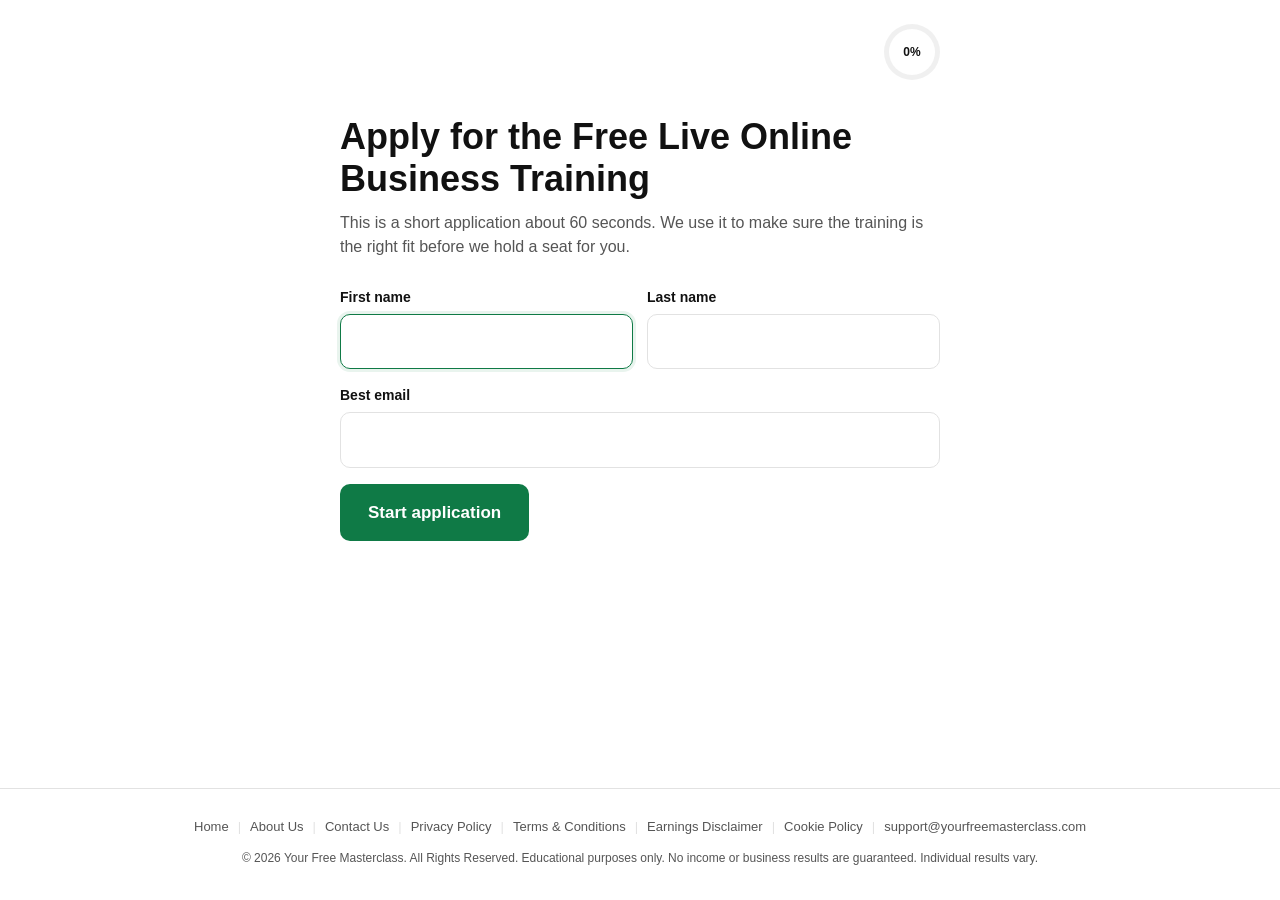
<file: index.html>
<!DOCTYPE html>
<html lang="en">
<head>
  <meta charset="UTF-8">
  <meta name="viewport" content="width=device-width, initial-scale=1, viewport-fit=cover">
  <title>Apply for the Free Live Online Business Training</title>
  <meta name="description" content="A short application for a free live online training covering AI, digital products and online business.">
  <!-- Google tag (gtag.js) -->
  <script async src="https://www.googletagmanager.com/gtag/js?id=AW-18415020373"></script>
  <script src="assets/gtag.js"></script>
  <link rel="stylesheet" href="assets/styles.css">
</head>
<body>

  <header class="header">
    <div class="ring" id="ring" role="progressbar" aria-label="Application progress"><span>0%</span></div>
  </header>

  <main class="stage" id="stage"></main>

  <!-- Registration form: loaded once at page load, shown on the final screen. -->
  <div id="registration-holder" hidden>
    <div class="wj-embed-wrapper" data-webinar-hash="13qn2zc3">
      <script src="https://event.webinarjam.com/register/13qn2zc3/embed-form?formButtonText=Register&formAccentColor=%230f7a46&formAccentOpacity=1&formBgColor=%23ffffff&formBgOpacity=1"></script>
    </div>
  </div>

  <footer class="footer">
    <nav>
      <a href="index.html">Home</a><a href="about.html">About Us</a><a href="contact.html">Contact Us</a><a href="privacy-policy.html">Privacy Policy</a><a href="terms.html">Terms &amp; Conditions</a><a href="earnings-disclaimer.html">Earnings Disclaimer</a><a href="cookie-policy.html">Cookie Policy</a><a href="mailto:support@yourfreemasterclass.com">support@yourfreemasterclass.com</a>
    </nav>
    <p>&copy; 2026 Your Free Masterclass. All Rights Reserved. Educational purposes only. No income or business results are guaranteed. Individual results vary.</p>
  </footer>

  <canvas id="confetti" aria-hidden="true"></canvas>
  <script src="assets/app.js"></script>
</body>
</html>
</file>
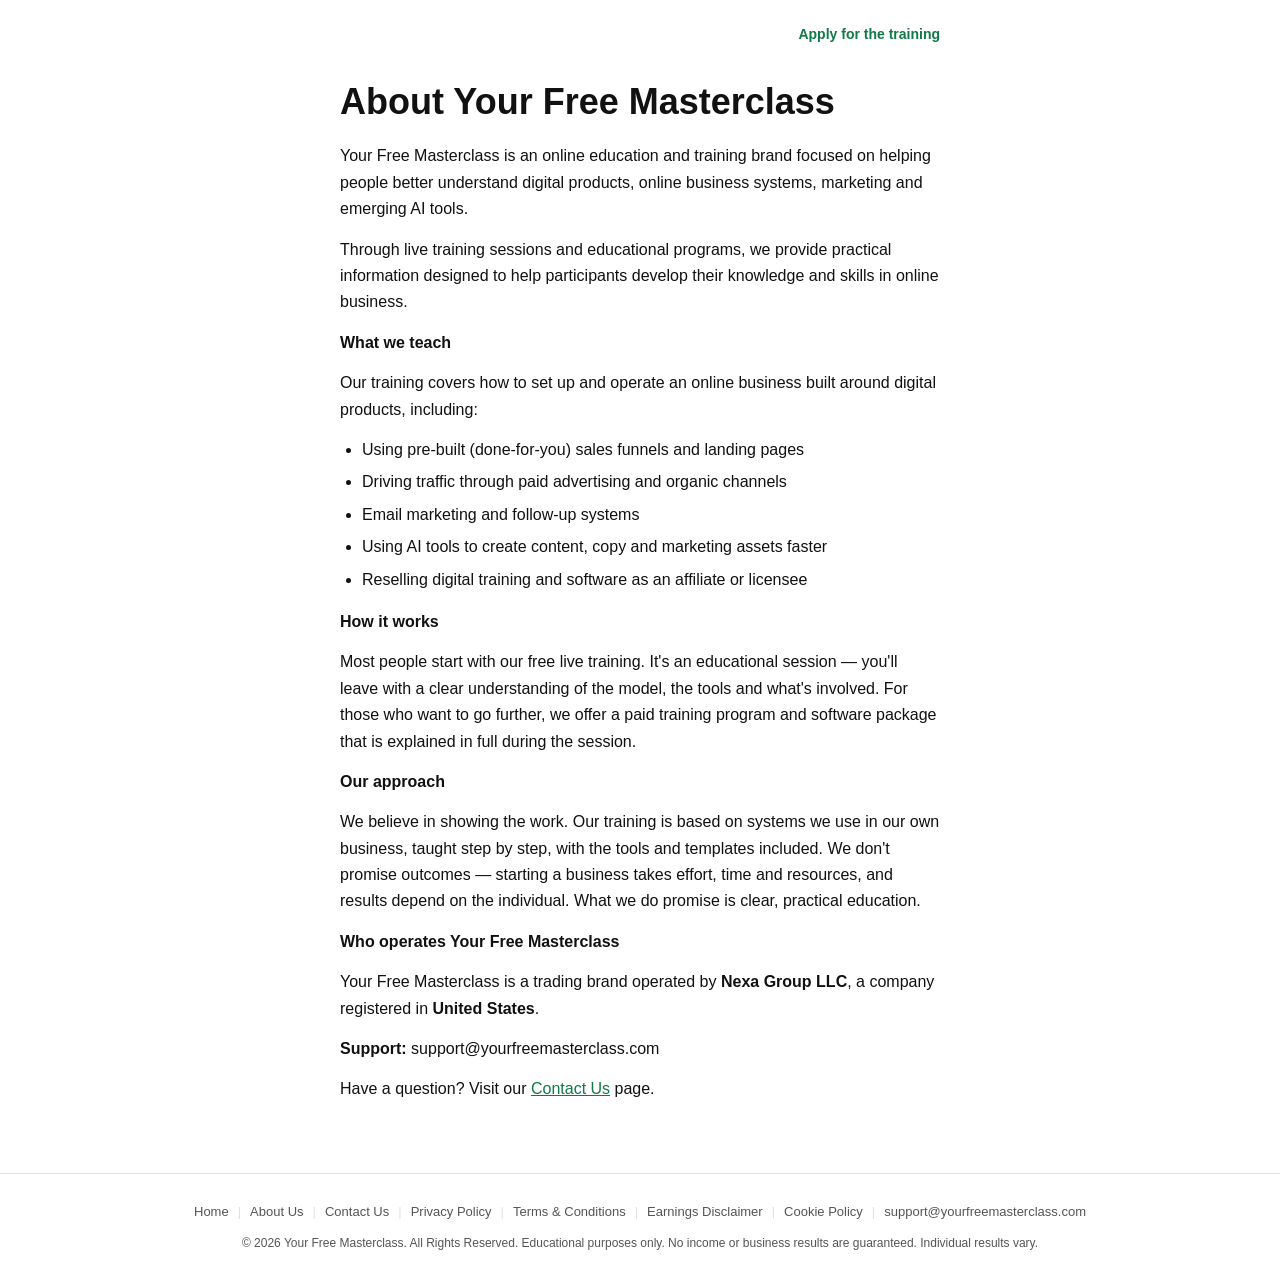
<file: about.html>
<!DOCTYPE html>
<html lang="en">
<head>
  <meta charset="UTF-8">
  <meta name="viewport" content="width=device-width, initial-scale=1">
  <title>About Us</title>
  <!-- Google tag (gtag.js) -->
  <script async src="https://www.googletagmanager.com/gtag/js?id=AW-18415020373"></script>
  <script src="assets/gtag.js"></script>
  <link rel="stylesheet" href="assets/styles.css">
  <link rel="stylesheet" href="assets/pages.css">
</head>
<body>

  <header class="header">
    <a class="apply" href="index.html">Apply for the training</a>
  </header>

  <main class="stage doc">
<h1>About Your Free Masterclass</h1>
<p>Your Free Masterclass is an online education and training brand focused on helping people better understand digital products, online business systems, marketing and emerging AI tools.</p>
<p>Through live training sessions and educational programs, we provide practical information designed to help participants develop their knowledge and skills in online business.</p>
<p><strong>What we teach</strong></p>
<p>Our training covers how to set up and operate an online business built around digital products, including:</p>
<ul>
<li>Using pre-built (done-for-you) sales funnels and landing pages</li>
<li>Driving traffic through paid advertising and organic channels</li>
<li>Email marketing and follow-up systems</li>
<li>Using AI tools to create content, copy and marketing assets faster</li>
<li>Reselling digital training and software as an affiliate or licensee</li>
</ul>
<p><strong>How it works</strong></p>
<p>Most people start with our free live training. It's an educational session — you'll leave with a clear understanding of the model, the tools and what's involved. For those who want to go further, we offer a paid training program and software package that is explained in full during the session.</p>
<p><strong>Our approach</strong></p>
<p>We believe in showing the work. Our training is based on systems we use in our own business, taught step by step, with the tools and templates included. We don't promise outcomes — starting a business takes effort, time and resources, and results depend on the individual. What we do promise is clear, practical education.</p>
<p><strong>Who operates Your Free Masterclass</strong></p>
<p>Your Free Masterclass is a trading brand operated by <strong>Nexa Group LLC</strong>, a company registered in <strong>United States</strong>.</p>
<p><strong>Support:</strong> support@yourfreemasterclass.com</p>
<p>Have a question? Visit our <a href="contact.html">Contact Us</a> page.</p>
  </main>

  <footer class="footer">
    <nav>
      <a href="index.html">Home</a><a href="about.html">About Us</a><a href="contact.html">Contact Us</a><a href="privacy-policy.html">Privacy Policy</a><a href="terms.html">Terms &amp; Conditions</a><a href="earnings-disclaimer.html">Earnings Disclaimer</a><a href="cookie-policy.html">Cookie Policy</a><a href="mailto:support@yourfreemasterclass.com">support@yourfreemasterclass.com</a>
    </nav>
    <p>&copy; 2026 Your Free Masterclass. All Rights Reserved. Educational purposes only. No income or business results are guaranteed. Individual results vary.</p>
  </footer>
</body>
</html>
</file>
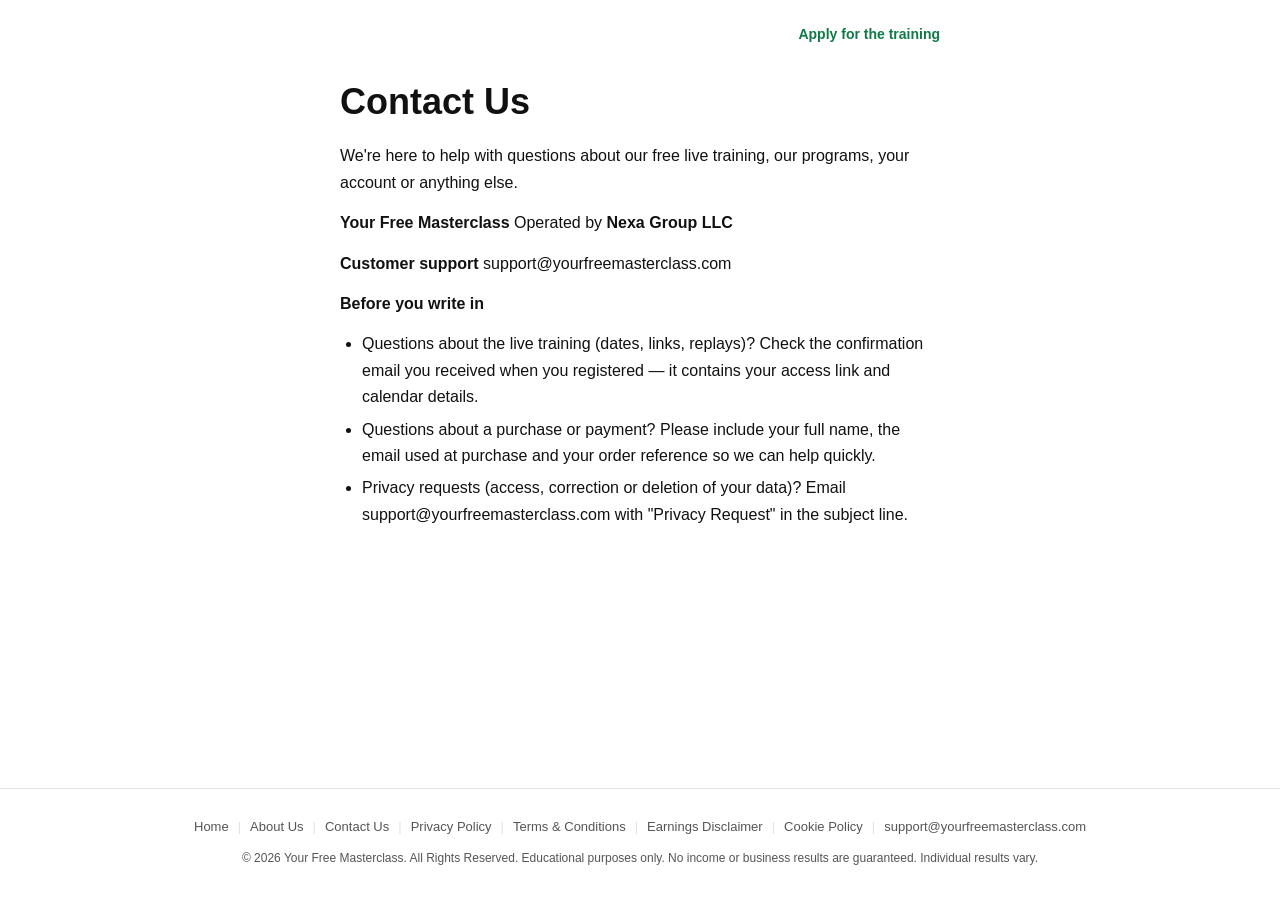
<file: contact.html>
<!DOCTYPE html>
<html lang="en">
<head>
  <meta charset="UTF-8">
  <meta name="viewport" content="width=device-width, initial-scale=1">
  <title>Contact Us</title>
  <!-- Google tag (gtag.js) -->
  <script async src="https://www.googletagmanager.com/gtag/js?id=AW-18415020373"></script>
  <script src="assets/gtag.js"></script>
  <link rel="stylesheet" href="assets/styles.css">
  <link rel="stylesheet" href="assets/pages.css">
</head>
<body>

  <header class="header">
    <a class="apply" href="index.html">Apply for the training</a>
  </header>

  <main class="stage doc">
<h1>Contact Us</h1>
<p>We're here to help with questions about our free live training, our programs, your account or anything else.</p>
<p><strong>Your Free Masterclass</strong>
Operated by <strong>Nexa Group LLC</strong></p>
<p><strong>Customer support</strong>
support@yourfreemasterclass.com</p>
<p><strong>Before you write in</strong></p>
<ul>
<li>Questions about the live training (dates, links, replays)? Check the confirmation email you received when you registered — it contains your access link and calendar details.</li>
<li>Questions about a purchase or payment? Please include your full name, the email used at purchase and your order reference so we can help quickly.</li>
<li>Privacy requests (access, correction or deletion of your data)? Email support@yourfreemasterclass.com with "Privacy Request" in the subject line.</li>
</ul>
  </main>

  <footer class="footer">
    <nav>
      <a href="index.html">Home</a><a href="about.html">About Us</a><a href="contact.html">Contact Us</a><a href="privacy-policy.html">Privacy Policy</a><a href="terms.html">Terms &amp; Conditions</a><a href="earnings-disclaimer.html">Earnings Disclaimer</a><a href="cookie-policy.html">Cookie Policy</a><a href="mailto:support@yourfreemasterclass.com">support@yourfreemasterclass.com</a>
    </nav>
    <p>&copy; 2026 Your Free Masterclass. All Rights Reserved. Educational purposes only. No income or business results are guaranteed. Individual results vary.</p>
  </footer>
</body>
</html>
</file>
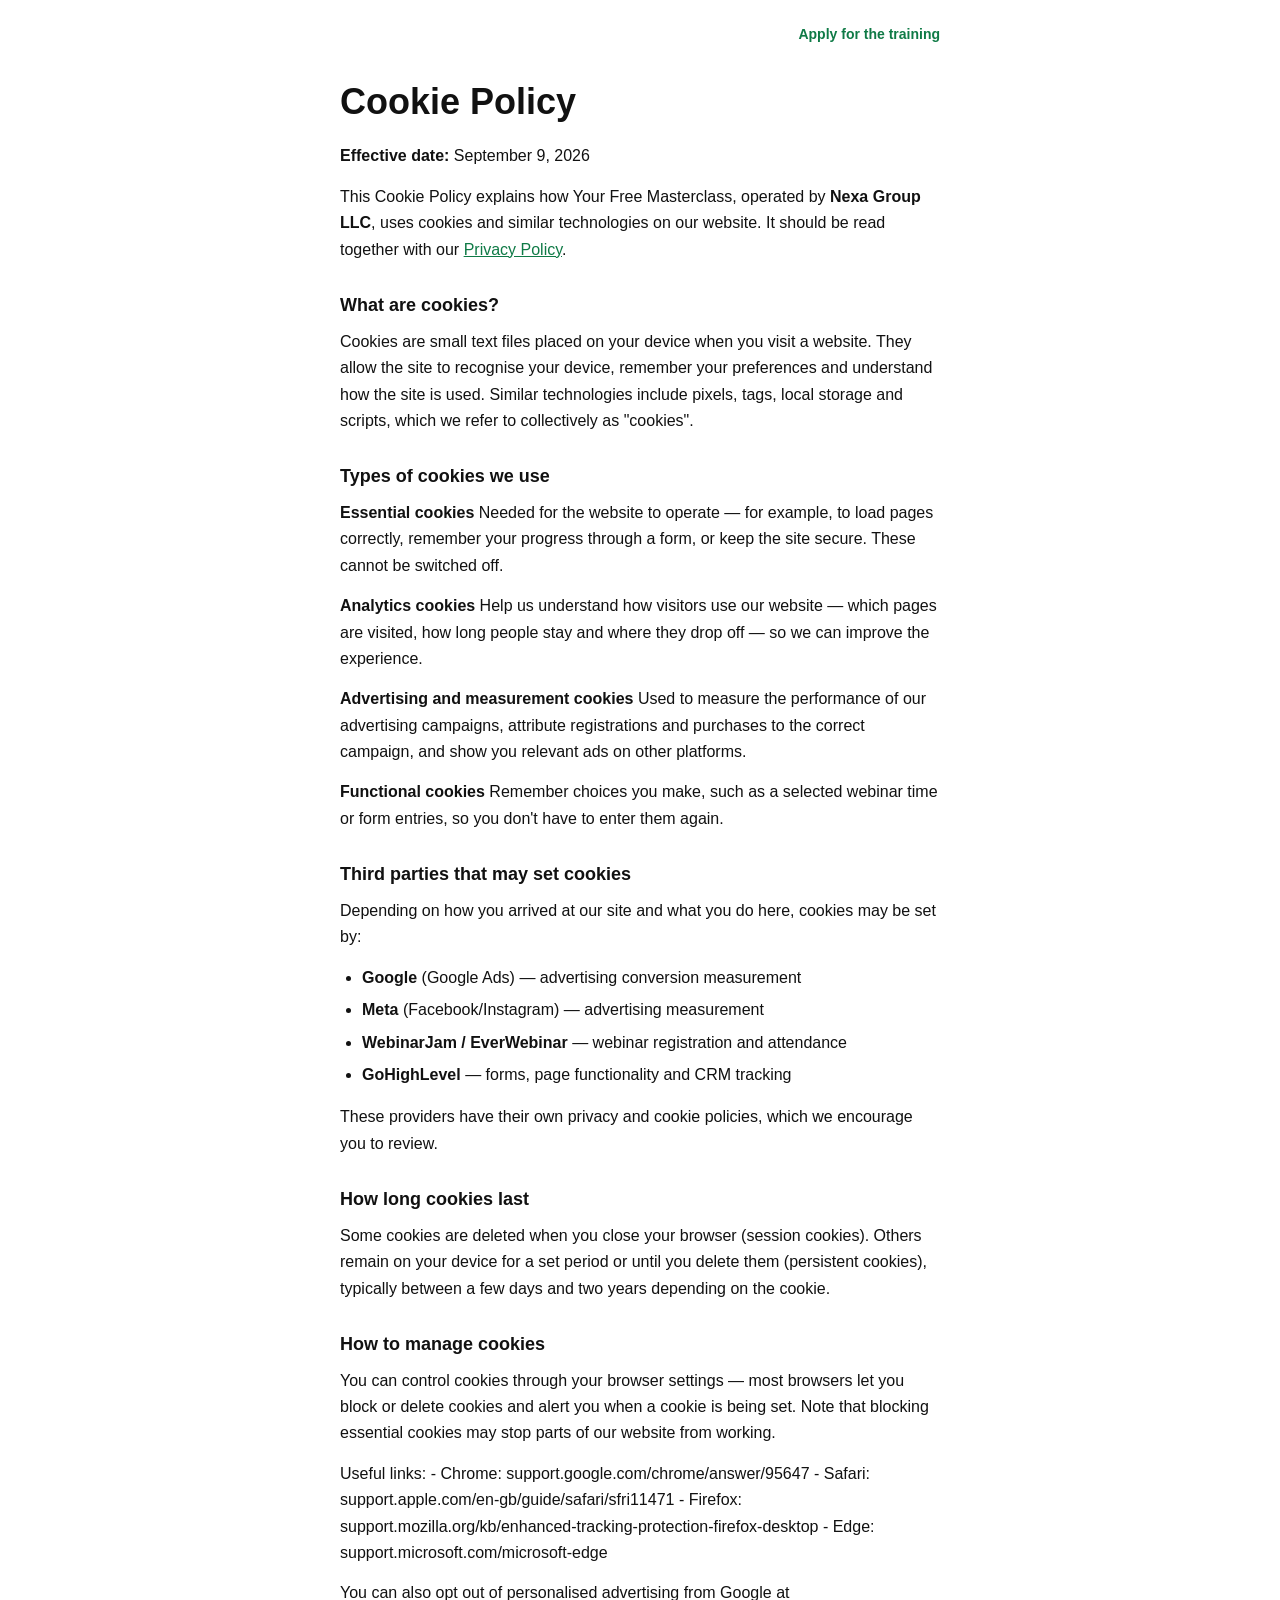
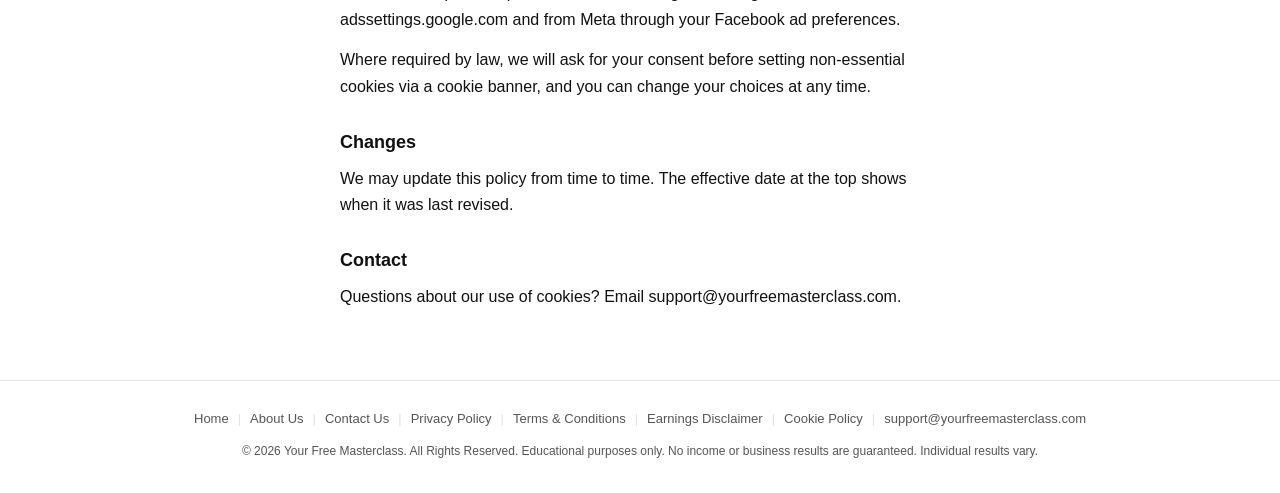
<file: cookie-policy.html>
<!DOCTYPE html>
<html lang="en">
<head>
  <meta charset="UTF-8">
  <meta name="viewport" content="width=device-width, initial-scale=1">
  <title>Cookie Policy</title>
  <!-- Google tag (gtag.js) -->
  <script async src="https://www.googletagmanager.com/gtag/js?id=AW-18415020373"></script>
  <script src="assets/gtag.js"></script>
  <link rel="stylesheet" href="assets/styles.css">
  <link rel="stylesheet" href="assets/pages.css">
</head>
<body>

  <header class="header">
    <a class="apply" href="index.html">Apply for the training</a>
  </header>

  <main class="stage doc">
<h1>Cookie Policy</h1>
<p><strong>Effective date:</strong> September 9, 2026</p>
<p>This Cookie Policy explains how Your Free Masterclass, operated by <strong>Nexa Group LLC</strong>, uses cookies and similar technologies on our website. It should be read together with our <a href="privacy-policy.html">Privacy Policy</a>.</p>
<h3>What are cookies?</h3>
<p>Cookies are small text files placed on your device when you visit a website. They allow the site to recognise your device, remember your preferences and understand how the site is used. Similar technologies include pixels, tags, local storage and scripts, which we refer to collectively as "cookies".</p>
<h3>Types of cookies we use</h3>
<p><strong>Essential cookies</strong>
Needed for the website to operate — for example, to load pages correctly, remember your progress through a form, or keep the site secure. These cannot be switched off.</p>
<p><strong>Analytics cookies</strong>
Help us understand how visitors use our website — which pages are visited, how long people stay and where they drop off — so we can improve the experience.</p>
<p><strong>Advertising and measurement cookies</strong>
Used to measure the performance of our advertising campaigns, attribute registrations and purchases to the correct campaign, and show you relevant ads on other platforms.</p>
<p><strong>Functional cookies</strong>
Remember choices you make, such as a selected webinar time or form entries, so you don't have to enter them again.</p>
<h3>Third parties that may set cookies</h3>
<p>Depending on how you arrived at our site and what you do here, cookies may be set by:</p>
<ul>
<li><strong>Google</strong> (Google Ads) — advertising conversion measurement</li>
<li><strong>Meta</strong> (Facebook/Instagram) — advertising measurement</li>
<li><strong>WebinarJam / EverWebinar</strong> — webinar registration and attendance</li>
<li><strong>GoHighLevel</strong> — forms, page functionality and CRM tracking</li>
</ul>
<p>These providers have their own privacy and cookie policies, which we encourage you to review.</p>
<h3>How long cookies last</h3>
<p>Some cookies are deleted when you close your browser (session cookies). Others remain on your device for a set period or until you delete them (persistent cookies), typically between a few days and two years depending on the cookie.</p>
<h3>How to manage cookies</h3>
<p>You can control cookies through your browser settings — most browsers let you block or delete cookies and alert you when a cookie is being set. Note that blocking essential cookies may stop parts of our website from working.</p>
<p>Useful links:
- Chrome: support.google.com/chrome/answer/95647
- Safari: support.apple.com/en-gb/guide/safari/sfri11471
- Firefox: support.mozilla.org/kb/enhanced-tracking-protection-firefox-desktop
- Edge: support.microsoft.com/microsoft-edge</p>
<p>You can also opt out of personalised advertising from Google at adssettings.google.com and from Meta through your Facebook ad preferences.</p>
<p>Where required by law, we will ask for your consent before setting non-essential cookies via a cookie banner, and you can change your choices at any time.</p>
<h3>Changes</h3>
<p>We may update this policy from time to time. The effective date at the top shows when it was last revised.</p>
<h3>Contact</h3>
<p>Questions about our use of cookies? Email support@yourfreemasterclass.com.</p>
  </main>

  <footer class="footer">
    <nav>
      <a href="index.html">Home</a><a href="about.html">About Us</a><a href="contact.html">Contact Us</a><a href="privacy-policy.html">Privacy Policy</a><a href="terms.html">Terms &amp; Conditions</a><a href="earnings-disclaimer.html">Earnings Disclaimer</a><a href="cookie-policy.html">Cookie Policy</a><a href="mailto:support@yourfreemasterclass.com">support@yourfreemasterclass.com</a>
    </nav>
    <p>&copy; 2026 Your Free Masterclass. All Rights Reserved. Educational purposes only. No income or business results are guaranteed. Individual results vary.</p>
  </footer>
</body>
</html>
</file>
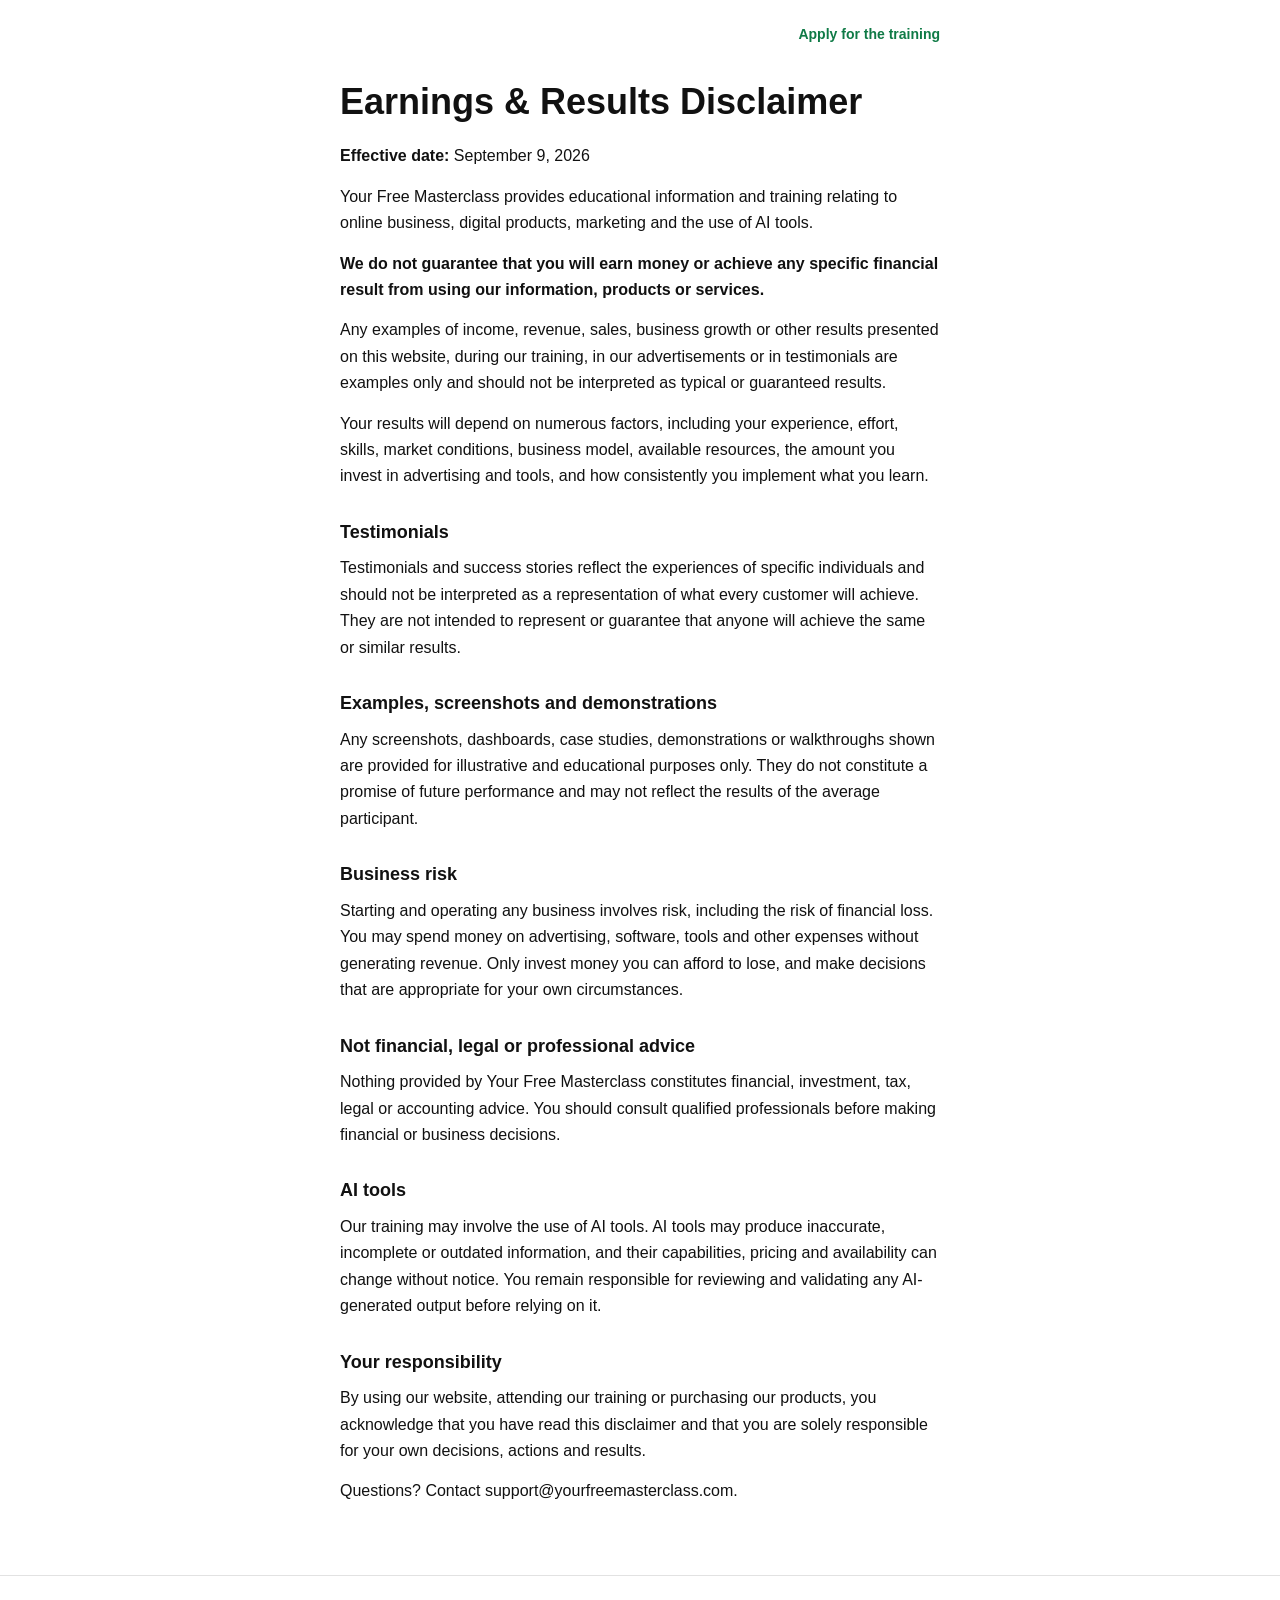
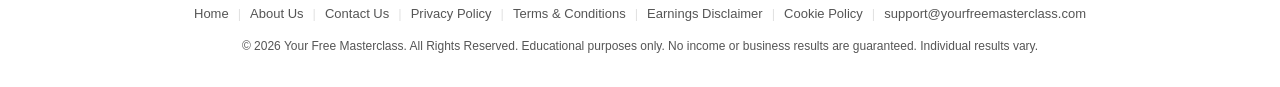
<file: earnings-disclaimer.html>
<!DOCTYPE html>
<html lang="en">
<head>
  <meta charset="UTF-8">
  <meta name="viewport" content="width=device-width, initial-scale=1">
  <title>Earnings Disclaimer</title>
  <!-- Google tag (gtag.js) -->
  <script async src="https://www.googletagmanager.com/gtag/js?id=AW-18415020373"></script>
  <script src="assets/gtag.js"></script>
  <link rel="stylesheet" href="assets/styles.css">
  <link rel="stylesheet" href="assets/pages.css">
</head>
<body>

  <header class="header">
    <a class="apply" href="index.html">Apply for the training</a>
  </header>

  <main class="stage doc">
<h1>Earnings &amp; Results Disclaimer</h1>
<p><strong>Effective date:</strong> September 9, 2026</p>
<p>Your Free Masterclass provides educational information and training relating to online business, digital products, marketing and the use of AI tools.</p>
<p><strong>We do not guarantee that you will earn money or achieve any specific financial result from using our information, products or services.</strong></p>
<p>Any examples of income, revenue, sales, business growth or other results presented on this website, during our training, in our advertisements or in testimonials are examples only and should not be interpreted as typical or guaranteed results.</p>
<p>Your results will depend on numerous factors, including your experience, effort, skills, market conditions, business model, available resources, the amount you invest in advertising and tools, and how consistently you implement what you learn.</p>
<h3>Testimonials</h3>
<p>Testimonials and success stories reflect the experiences of specific individuals and should not be interpreted as a representation of what every customer will achieve. They are not intended to represent or guarantee that anyone will achieve the same or similar results.</p>
<h3>Examples, screenshots and demonstrations</h3>
<p>Any screenshots, dashboards, case studies, demonstrations or walkthroughs shown are provided for illustrative and educational purposes only. They do not constitute a promise of future performance and may not reflect the results of the average participant.</p>
<h3>Business risk</h3>
<p>Starting and operating any business involves risk, including the risk of financial loss. You may spend money on advertising, software, tools and other expenses without generating revenue. Only invest money you can afford to lose, and make decisions that are appropriate for your own circumstances.</p>
<h3>Not financial, legal or professional advice</h3>
<p>Nothing provided by Your Free Masterclass constitutes financial, investment, tax, legal or accounting advice. You should consult qualified professionals before making financial or business decisions.</p>
<h3>AI tools</h3>
<p>Our training may involve the use of AI tools. AI tools may produce inaccurate, incomplete or outdated information, and their capabilities, pricing and availability can change without notice. You remain responsible for reviewing and validating any AI-generated output before relying on it.</p>
<h3>Your responsibility</h3>
<p>By using our website, attending our training or purchasing our products, you acknowledge that you have read this disclaimer and that you are solely responsible for your own decisions, actions and results.</p>
<p>Questions? Contact support@yourfreemasterclass.com.</p>
  </main>

  <footer class="footer">
    <nav>
      <a href="index.html">Home</a><a href="about.html">About Us</a><a href="contact.html">Contact Us</a><a href="privacy-policy.html">Privacy Policy</a><a href="terms.html">Terms &amp; Conditions</a><a href="earnings-disclaimer.html">Earnings Disclaimer</a><a href="cookie-policy.html">Cookie Policy</a><a href="mailto:support@yourfreemasterclass.com">support@yourfreemasterclass.com</a>
    </nav>
    <p>&copy; 2026 Your Free Masterclass. All Rights Reserved. Educational purposes only. No income or business results are guaranteed. Individual results vary.</p>
  </footer>
</body>
</html>
</file>
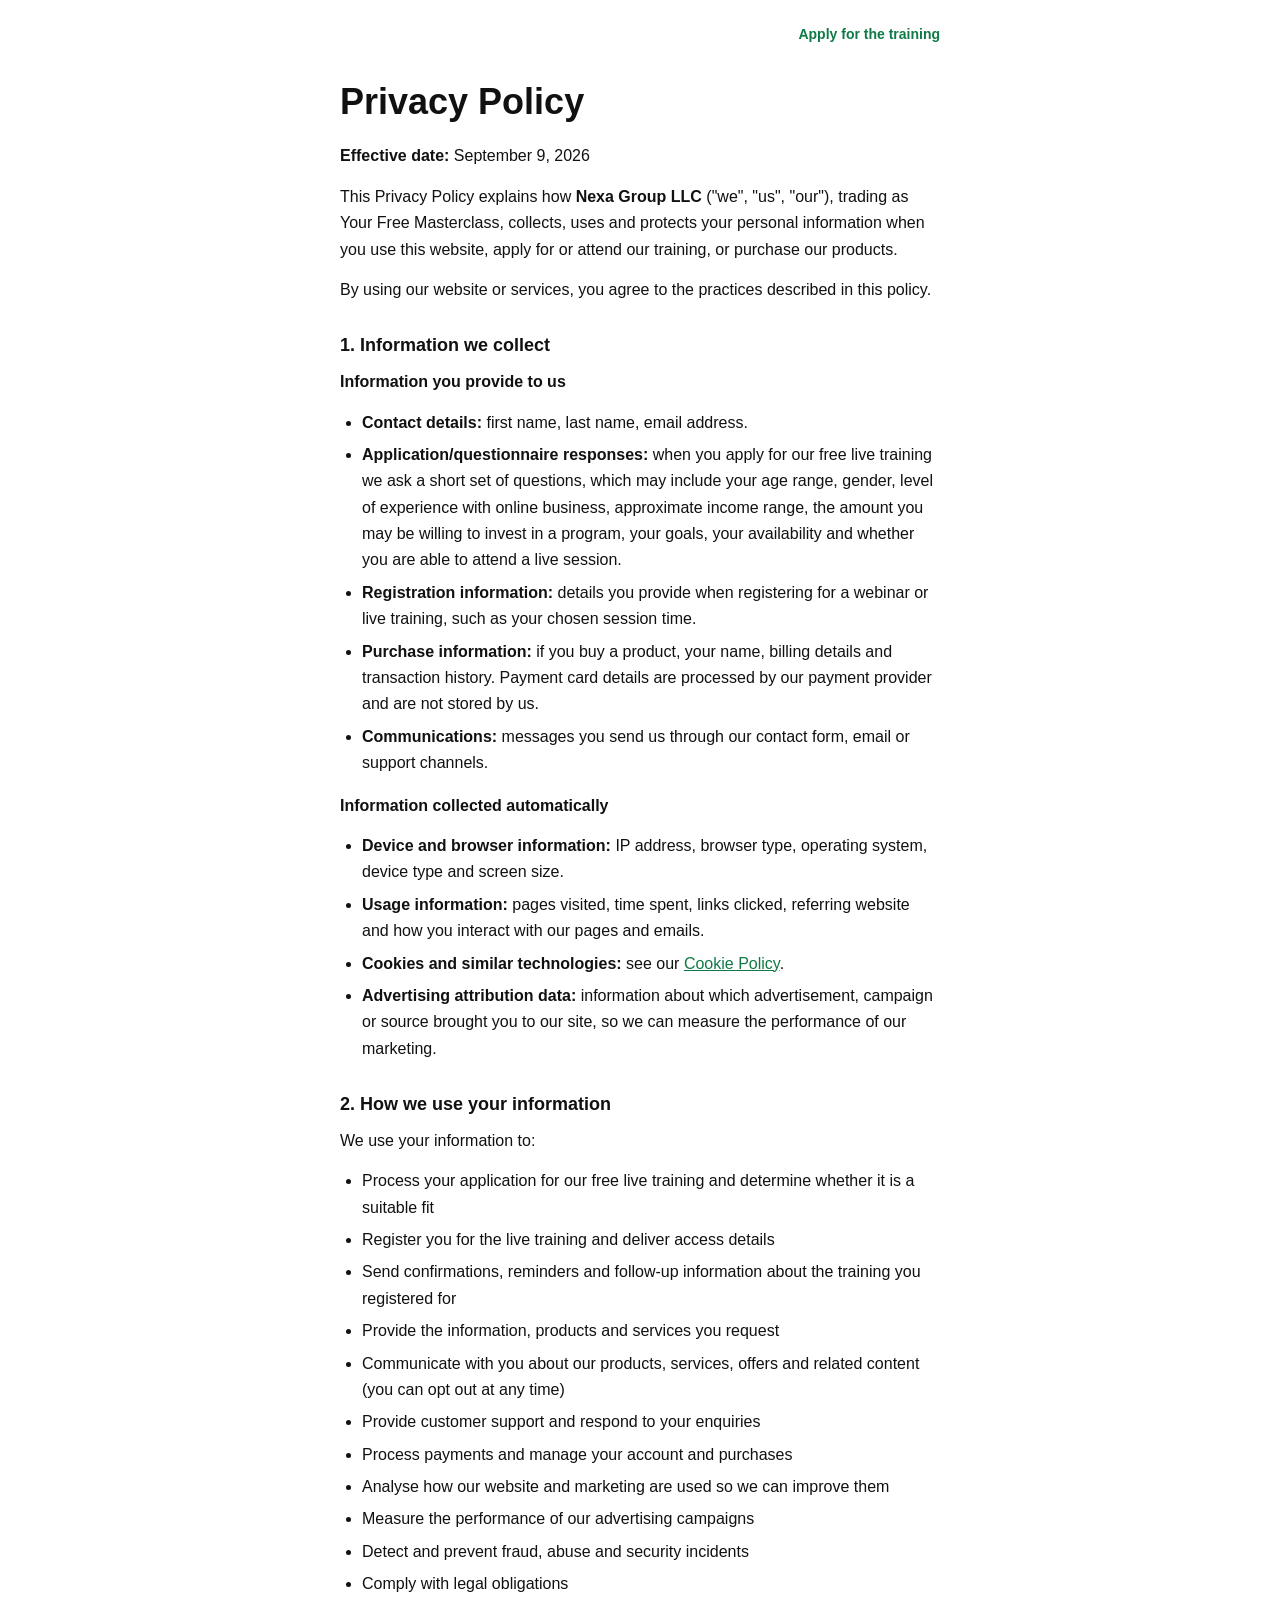
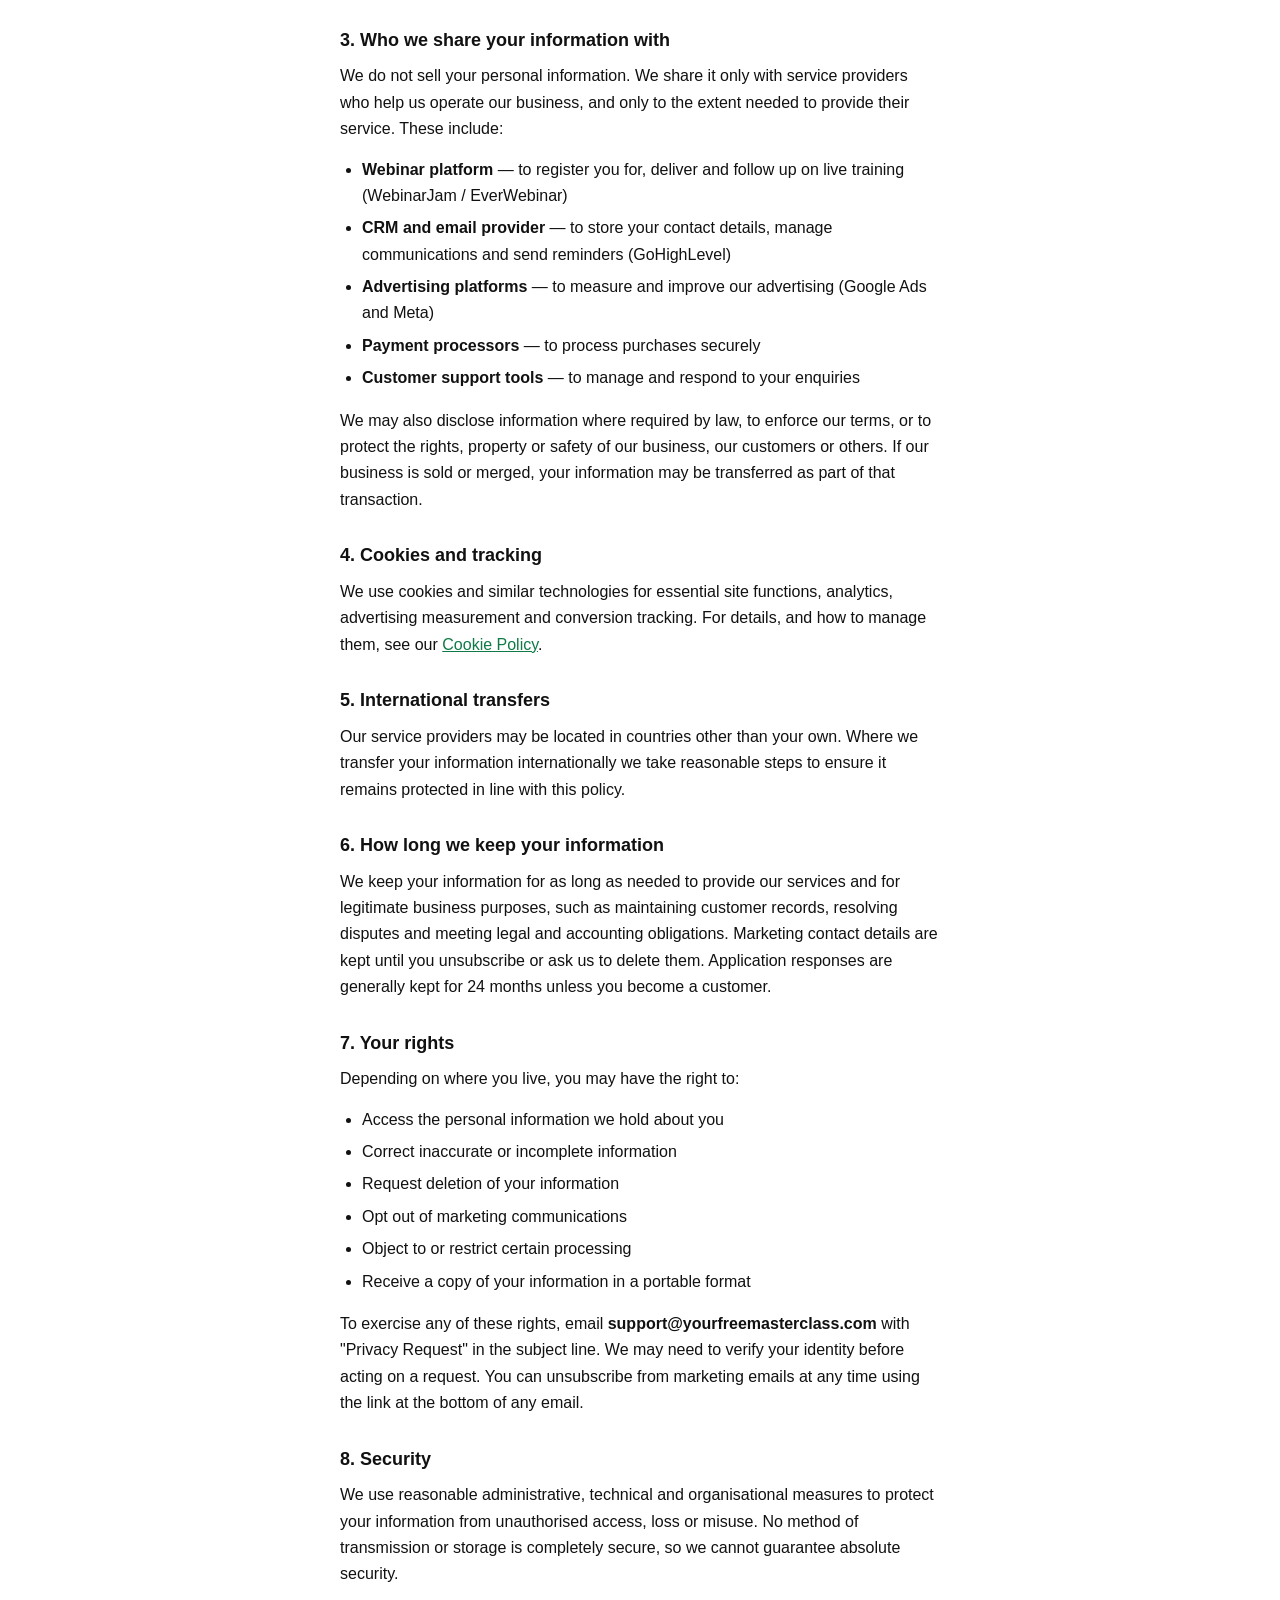
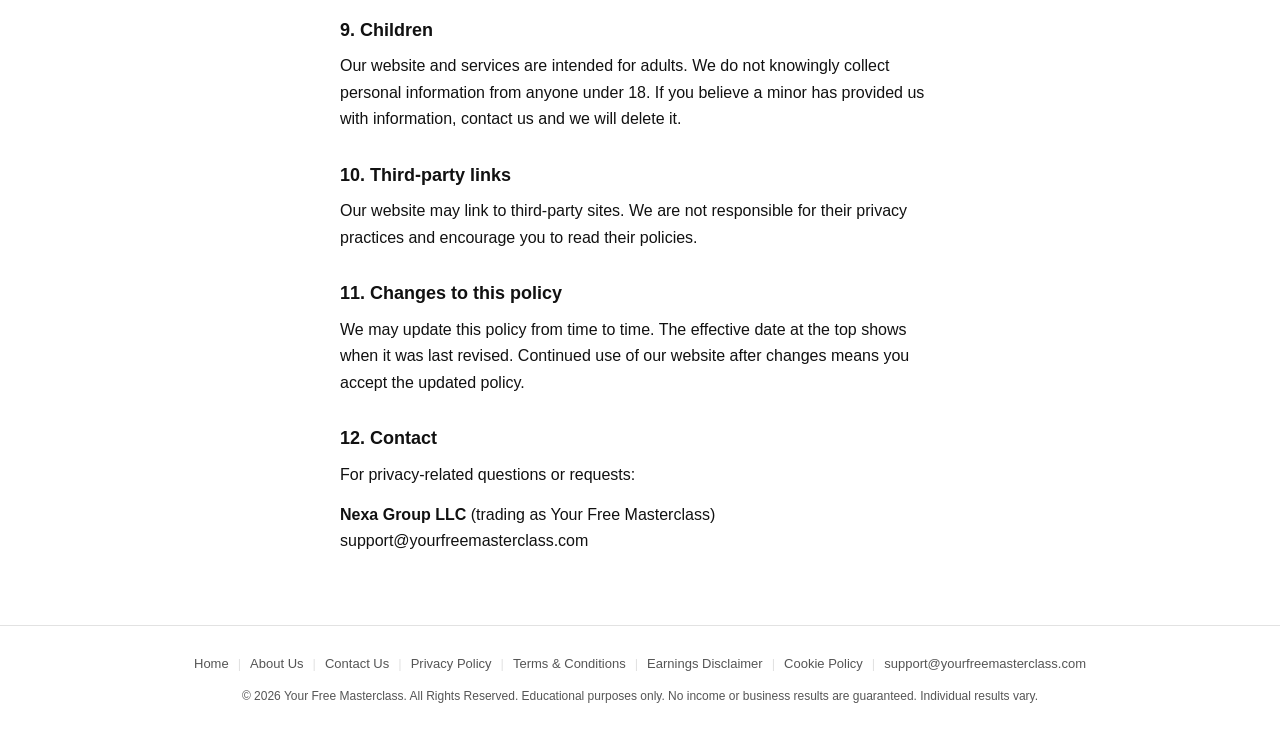
<file: privacy-policy.html>
<!DOCTYPE html>
<html lang="en">
<head>
  <meta charset="UTF-8">
  <meta name="viewport" content="width=device-width, initial-scale=1">
  <title>Privacy Policy</title>
  <!-- Google tag (gtag.js) -->
  <script async src="https://www.googletagmanager.com/gtag/js?id=AW-18415020373"></script>
  <script src="assets/gtag.js"></script>
  <link rel="stylesheet" href="assets/styles.css">
  <link rel="stylesheet" href="assets/pages.css">
</head>
<body>

  <header class="header">
    <a class="apply" href="index.html">Apply for the training</a>
  </header>

  <main class="stage doc">
<h1>Privacy Policy</h1>
<p><strong>Effective date:</strong> September 9, 2026</p>
<p>This Privacy Policy explains how <strong>Nexa Group LLC</strong> ("we", "us", "our"), trading as Your Free Masterclass, collects, uses and protects your personal information when you use this website, apply for or attend our training, or purchase our products.</p>
<p>By using our website or services, you agree to the practices described in this policy.</p>
<h3>1. Information we collect</h3>
<p><strong>Information you provide to us</strong></p>
<ul>
<li><strong>Contact details:</strong> first name, last name, email address.</li>
<li><strong>Application/questionnaire responses:</strong> when you apply for our free live training we ask a short set of questions, which may include your age range, gender, level of experience with online business, approximate income range, the amount you may be willing to invest in a program, your goals, your availability and whether you are able to attend a live session.</li>
<li><strong>Registration information:</strong> details you provide when registering for a webinar or live training, such as your chosen session time.</li>
<li><strong>Purchase information:</strong> if you buy a product, your name, billing details and transaction history. Payment card details are processed by our payment provider and are not stored by us.</li>
<li><strong>Communications:</strong> messages you send us through our contact form, email or support channels.</li>
</ul>
<p><strong>Information collected automatically</strong></p>
<ul>
<li><strong>Device and browser information:</strong> IP address, browser type, operating system, device type and screen size.</li>
<li><strong>Usage information:</strong> pages visited, time spent, links clicked, referring website and how you interact with our pages and emails.</li>
<li><strong>Cookies and similar technologies:</strong> see our <a href="cookie-policy.html">Cookie Policy</a>.</li>
<li><strong>Advertising attribution data:</strong> information about which advertisement, campaign or source brought you to our site, so we can measure the performance of our marketing.</li>
</ul>
<h3>2. How we use your information</h3>
<p>We use your information to:</p>
<ul>
<li>Process your application for our free live training and determine whether it is a suitable fit</li>
<li>Register you for the live training and deliver access details</li>
<li>Send confirmations, reminders and follow-up information about the training you registered for</li>
<li>Provide the information, products and services you request</li>
<li>Communicate with you about our products, services, offers and related content (you can opt out at any time)</li>
<li>Provide customer support and respond to your enquiries</li>
<li>Process payments and manage your account and purchases</li>
<li>Analyse how our website and marketing are used so we can improve them</li>
<li>Measure the performance of our advertising campaigns</li>
<li>Detect and prevent fraud, abuse and security incidents</li>
<li>Comply with legal obligations</li>
</ul>
<h3>3. Who we share your information with</h3>
<p>We do not sell your personal information. We share it only with service providers who help us operate our business, and only to the extent needed to provide their service. These include:</p>
<ul>
<li><strong>Webinar platform</strong> — to register you for, deliver and follow up on live training (WebinarJam / EverWebinar)</li>
<li><strong>CRM and email provider</strong> — to store your contact details, manage communications and send reminders (GoHighLevel)</li>
<li><strong>Advertising platforms</strong> — to measure and improve our advertising (Google Ads and Meta)</li>
<li><strong>Payment processors</strong> — to process purchases securely</li>
<li><strong>Customer support tools</strong> — to manage and respond to your enquiries</li>
</ul>
<p>We may also disclose information where required by law, to enforce our terms, or to protect the rights, property or safety of our business, our customers or others. If our business is sold or merged, your information may be transferred as part of that transaction.</p>
<h3>4. Cookies and tracking</h3>
<p>We use cookies and similar technologies for essential site functions, analytics, advertising measurement and conversion tracking. For details, and how to manage them, see our <a href="cookie-policy.html">Cookie Policy</a>.</p>
<h3>5. International transfers</h3>
<p>Our service providers may be located in countries other than your own. Where we transfer your information internationally we take reasonable steps to ensure it remains protected in line with this policy.</p>
<h3>6. How long we keep your information</h3>
<p>We keep your information for as long as needed to provide our services and for legitimate business purposes, such as maintaining customer records, resolving disputes and meeting legal and accounting obligations. Marketing contact details are kept until you unsubscribe or ask us to delete them. Application responses are generally kept for 24 months unless you become a customer.</p>
<h3>7. Your rights</h3>
<p>Depending on where you live, you may have the right to:</p>
<ul>
<li>Access the personal information we hold about you</li>
<li>Correct inaccurate or incomplete information</li>
<li>Request deletion of your information</li>
<li>Opt out of marketing communications</li>
<li>Object to or restrict certain processing</li>
<li>Receive a copy of your information in a portable format</li>
</ul>
<p>To exercise any of these rights, email <strong>support@yourfreemasterclass.com</strong> with "Privacy Request" in the subject line. We may need to verify your identity before acting on a request. You can unsubscribe from marketing emails at any time using the link at the bottom of any email.</p>
<h3>8. Security</h3>
<p>We use reasonable administrative, technical and organisational measures to protect your information from unauthorised access, loss or misuse. No method of transmission or storage is completely secure, so we cannot guarantee absolute security.</p>
<h3>9. Children</h3>
<p>Our website and services are intended for adults. We do not knowingly collect personal information from anyone under 18. If you believe a minor has provided us with information, contact us and we will delete it.</p>
<h3>10. Third-party links</h3>
<p>Our website may link to third-party sites. We are not responsible for their privacy practices and encourage you to read their policies.</p>
<h3>11. Changes to this policy</h3>
<p>We may update this policy from time to time. The effective date at the top shows when it was last revised. Continued use of our website after changes means you accept the updated policy.</p>
<h3>12. Contact</h3>
<p>For privacy-related questions or requests:</p>
<p><strong>Nexa Group LLC</strong> (trading as Your Free Masterclass)
support@yourfreemasterclass.com</p>
  </main>

  <footer class="footer">
    <nav>
      <a href="index.html">Home</a><a href="about.html">About Us</a><a href="contact.html">Contact Us</a><a href="privacy-policy.html">Privacy Policy</a><a href="terms.html">Terms &amp; Conditions</a><a href="earnings-disclaimer.html">Earnings Disclaimer</a><a href="cookie-policy.html">Cookie Policy</a><a href="mailto:support@yourfreemasterclass.com">support@yourfreemasterclass.com</a>
    </nav>
    <p>&copy; 2026 Your Free Masterclass. All Rights Reserved. Educational purposes only. No income or business results are guaranteed. Individual results vary.</p>
  </footer>
</body>
</html>
</file>
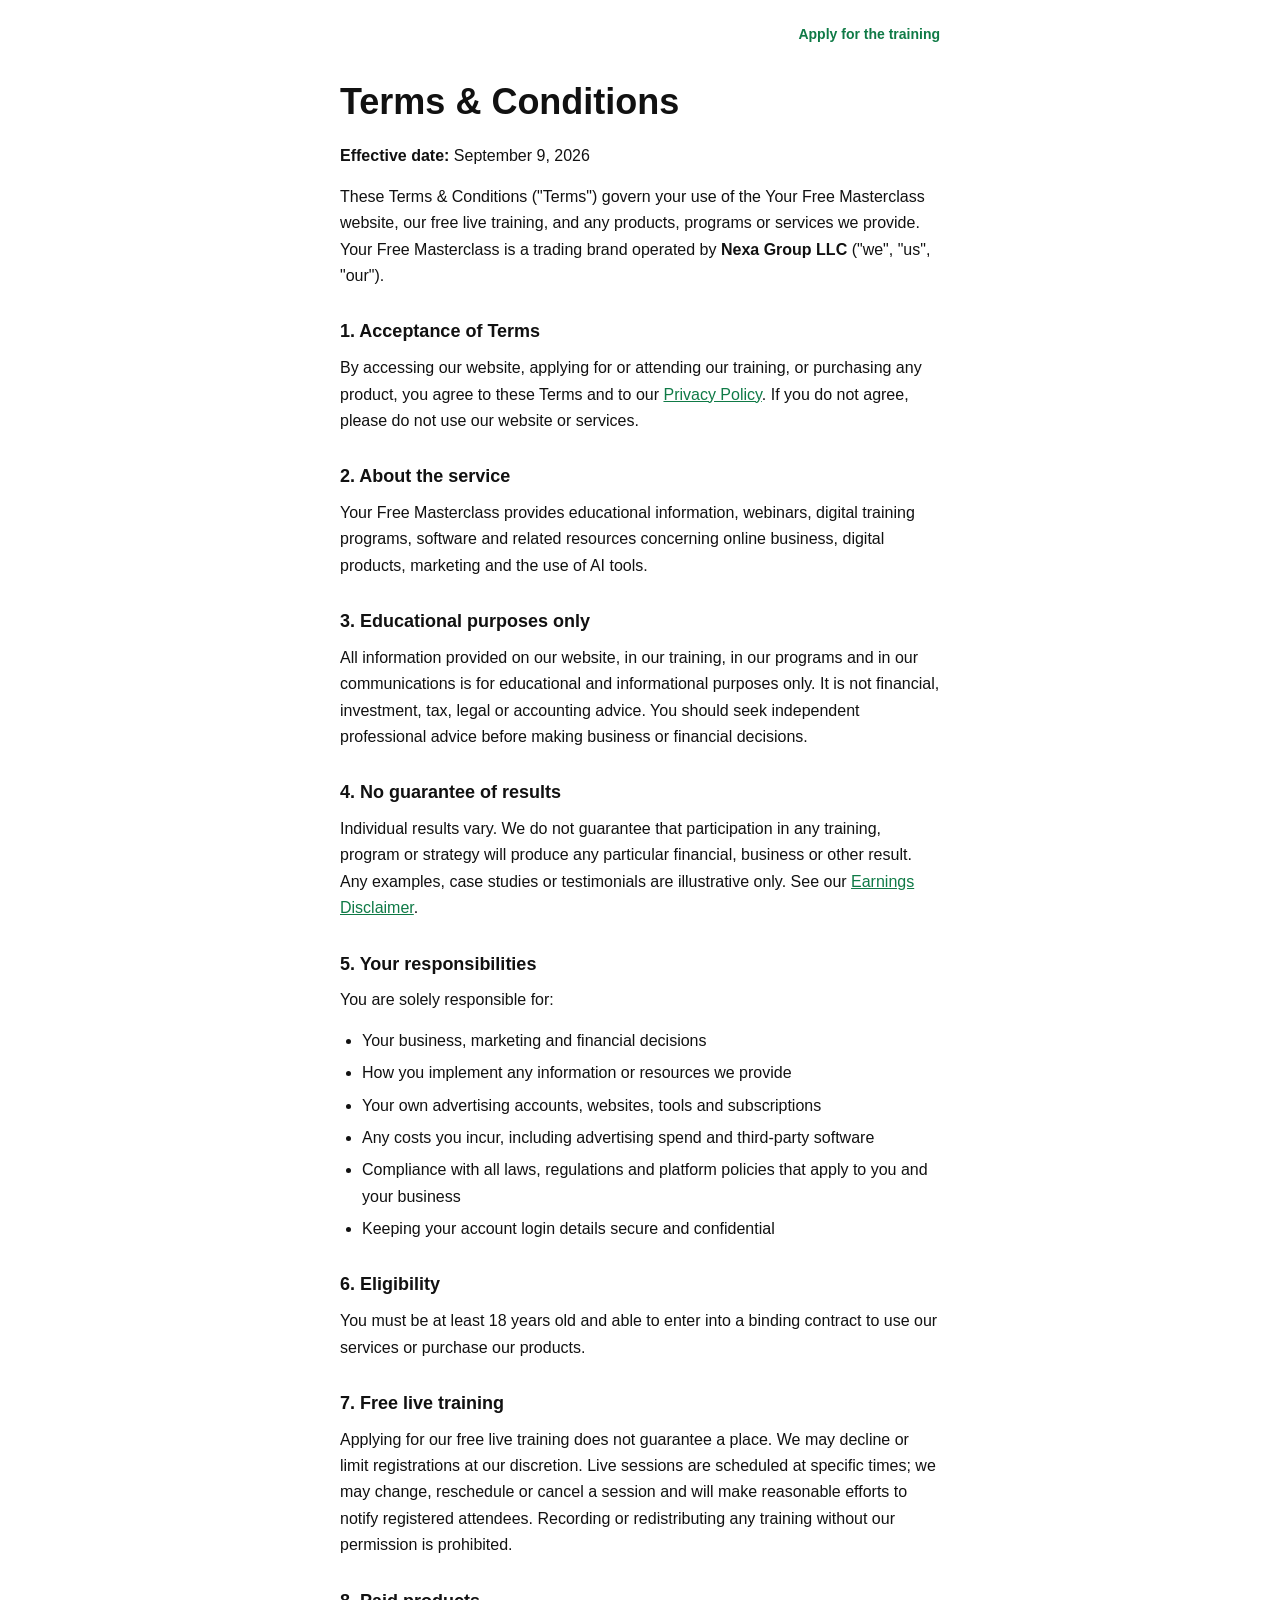
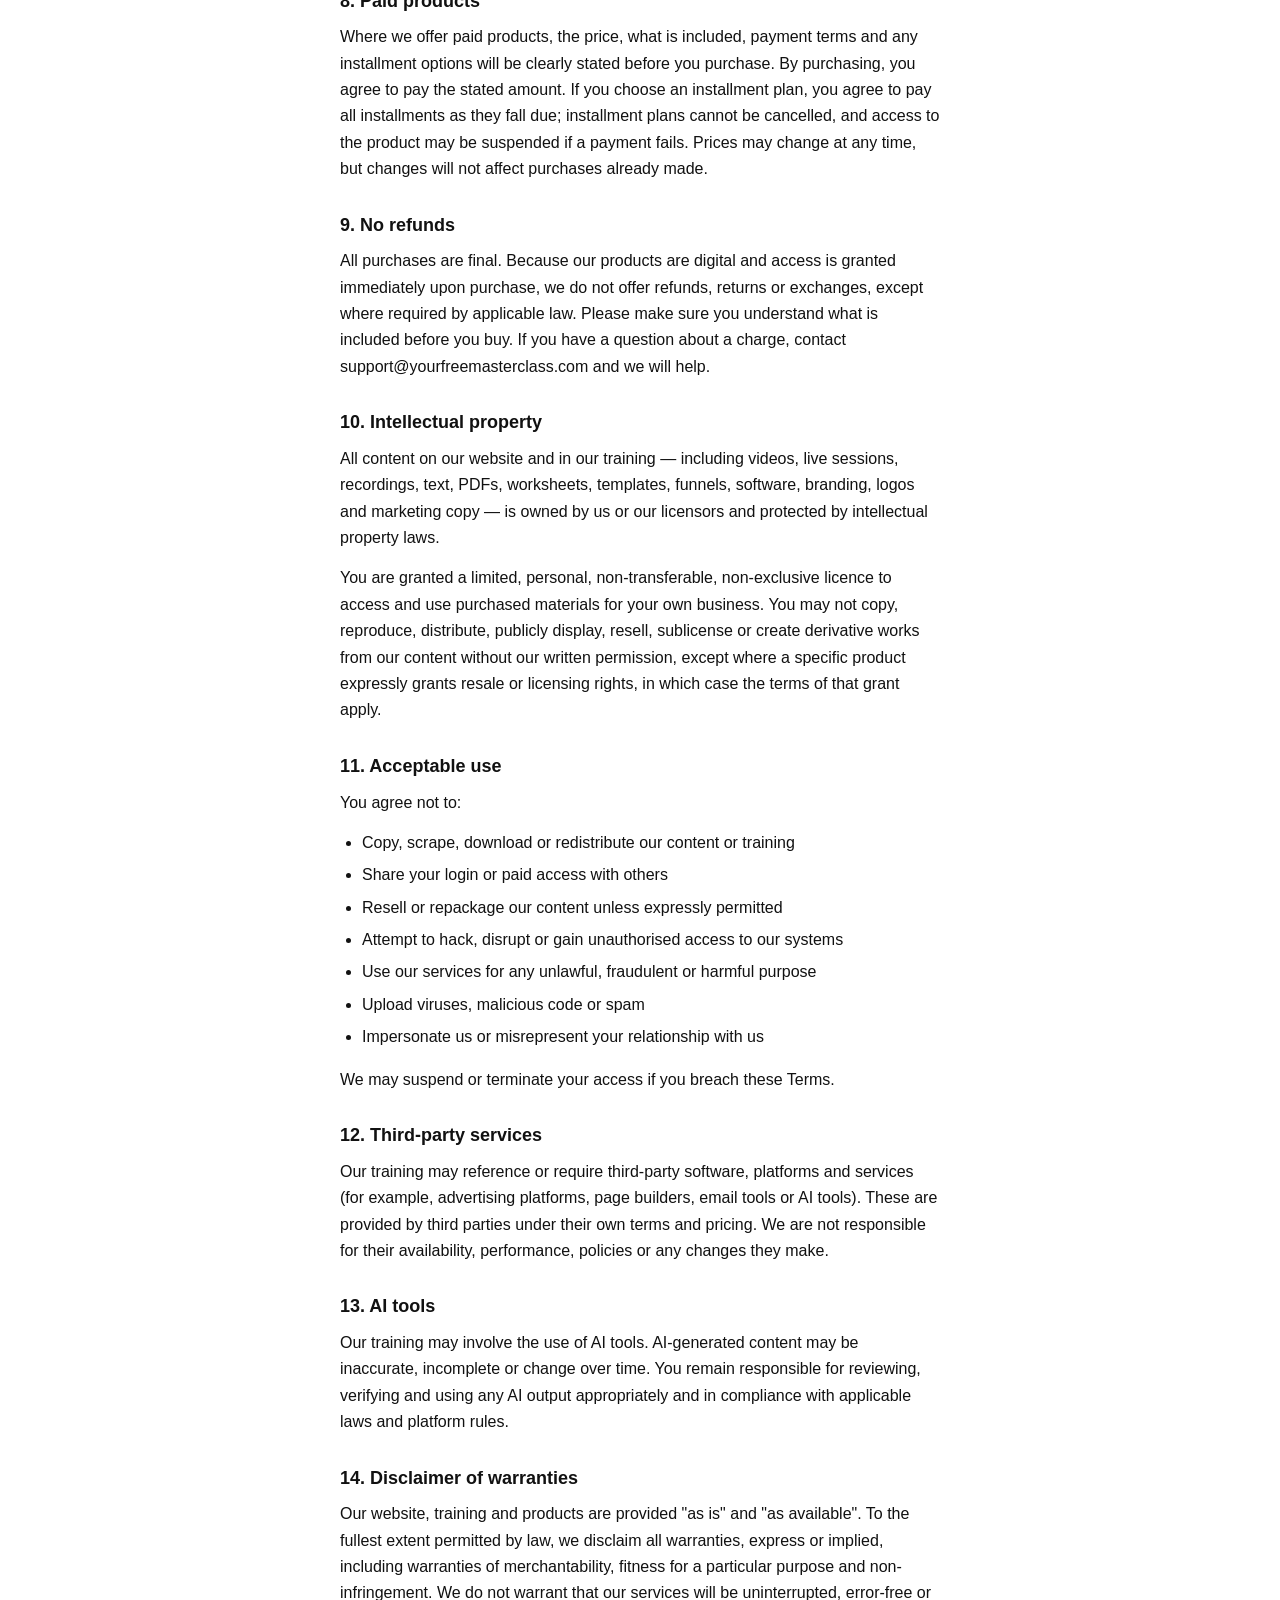
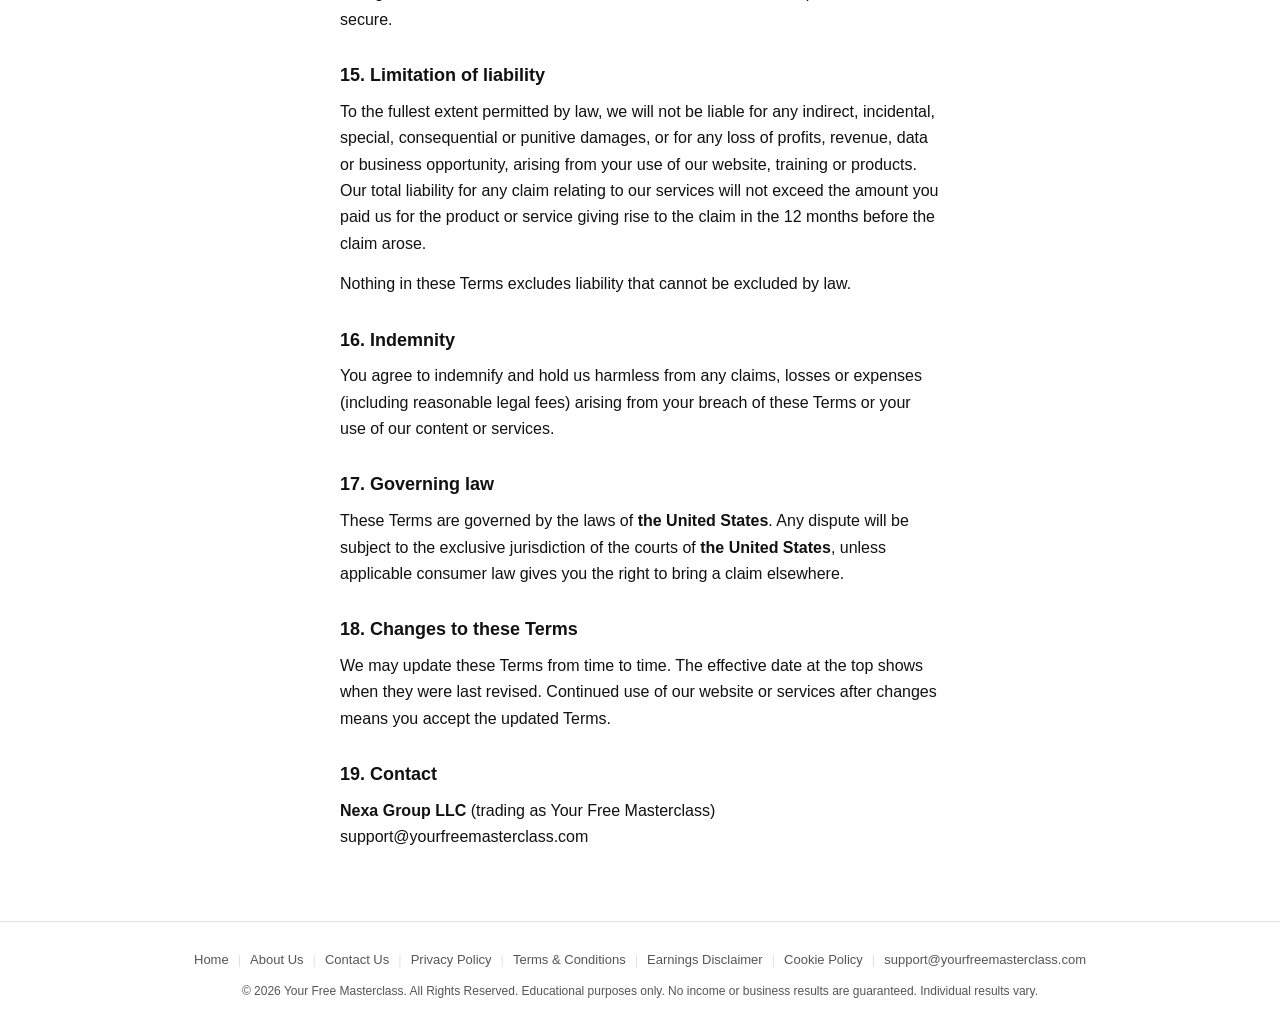
<file: terms.html>
<!DOCTYPE html>
<html lang="en">
<head>
  <meta charset="UTF-8">
  <meta name="viewport" content="width=device-width, initial-scale=1">
  <title>Terms &amp; Conditions</title>
  <!-- Google tag (gtag.js) -->
  <script async src="https://www.googletagmanager.com/gtag/js?id=AW-18415020373"></script>
  <script src="assets/gtag.js"></script>
  <link rel="stylesheet" href="assets/styles.css">
  <link rel="stylesheet" href="assets/pages.css">
</head>
<body>

  <header class="header">
    <a class="apply" href="index.html">Apply for the training</a>
  </header>

  <main class="stage doc">
<h1>Terms &amp; Conditions</h1>
<p><strong>Effective date:</strong> September 9, 2026</p>
<p>These Terms &amp; Conditions ("Terms") govern your use of the Your Free Masterclass website, our free live training, and any products, programs or services we provide. Your Free Masterclass is a trading brand operated by <strong>Nexa Group LLC</strong> ("we", "us", "our").</p>
<h3>1. Acceptance of Terms</h3>
<p>By accessing our website, applying for or attending our training, or purchasing any product, you agree to these Terms and to our <a href="privacy-policy.html">Privacy Policy</a>. If you do not agree, please do not use our website or services.</p>
<h3>2. About the service</h3>
<p>Your Free Masterclass provides educational information, webinars, digital training programs, software and related resources concerning online business, digital products, marketing and the use of AI tools.</p>
<h3>3. Educational purposes only</h3>
<p>All information provided on our website, in our training, in our programs and in our communications is for educational and informational purposes only. It is not financial, investment, tax, legal or accounting advice. You should seek independent professional advice before making business or financial decisions.</p>
<h3>4. No guarantee of results</h3>
<p>Individual results vary. We do not guarantee that participation in any training, program or strategy will produce any particular financial, business or other result. Any examples, case studies or testimonials are illustrative only. See our <a href="earnings-disclaimer.html">Earnings Disclaimer</a>.</p>
<h3>5. Your responsibilities</h3>
<p>You are solely responsible for:</p>
<ul>
<li>Your business, marketing and financial decisions</li>
<li>How you implement any information or resources we provide</li>
<li>Your own advertising accounts, websites, tools and subscriptions</li>
<li>Any costs you incur, including advertising spend and third-party software</li>
<li>Compliance with all laws, regulations and platform policies that apply to you and your business</li>
<li>Keeping your account login details secure and confidential</li>
</ul>
<h3>6. Eligibility</h3>
<p>You must be at least 18 years old and able to enter into a binding contract to use our services or purchase our products.</p>
<h3>7. Free live training</h3>
<p>Applying for our free live training does not guarantee a place. We may decline or limit registrations at our discretion. Live sessions are scheduled at specific times; we may change, reschedule or cancel a session and will make reasonable efforts to notify registered attendees. Recording or redistributing any training without our permission is prohibited.</p>
<h3>8. Paid products</h3>
<p>Where we offer paid products, the price, what is included, payment terms and any installment options will be clearly stated before you purchase. By purchasing, you agree to pay the stated amount. If you choose an installment plan, you agree to pay all installments as they fall due; installment plans cannot be cancelled, and access to the product may be suspended if a payment fails. Prices may change at any time, but changes will not affect purchases already made.</p>
<h3>9. No refunds</h3>
<p>All purchases are final. Because our products are digital and access is granted immediately upon purchase, we do not offer refunds, returns or exchanges, except where required by applicable law. Please make sure you understand what is included before you buy. If you have a question about a charge, contact support@yourfreemasterclass.com and we will help.</p>
<h3>10. Intellectual property</h3>
<p>All content on our website and in our training — including videos, live sessions, recordings, text, PDFs, worksheets, templates, funnels, software, branding, logos and marketing copy — is owned by us or our licensors and protected by intellectual property laws.</p>
<p>You are granted a limited, personal, non-transferable, non-exclusive licence to access and use purchased materials for your own business. You may not copy, reproduce, distribute, publicly display, resell, sublicense or create derivative works from our content without our written permission, except where a specific product expressly grants resale or licensing rights, in which case the terms of that grant apply.</p>
<h3>11. Acceptable use</h3>
<p>You agree not to:</p>
<ul>
<li>Copy, scrape, download or redistribute our content or training</li>
<li>Share your login or paid access with others</li>
<li>Resell or repackage our content unless expressly permitted</li>
<li>Attempt to hack, disrupt or gain unauthorised access to our systems</li>
<li>Use our services for any unlawful, fraudulent or harmful purpose</li>
<li>Upload viruses, malicious code or spam</li>
<li>Impersonate us or misrepresent your relationship with us</li>
</ul>
<p>We may suspend or terminate your access if you breach these Terms.</p>
<h3>12. Third-party services</h3>
<p>Our training may reference or require third-party software, platforms and services (for example, advertising platforms, page builders, email tools or AI tools). These are provided by third parties under their own terms and pricing. We are not responsible for their availability, performance, policies or any changes they make.</p>
<h3>13. AI tools</h3>
<p>Our training may involve the use of AI tools. AI-generated content may be inaccurate, incomplete or change over time. You remain responsible for reviewing, verifying and using any AI output appropriately and in compliance with applicable laws and platform rules.</p>
<h3>14. Disclaimer of warranties</h3>
<p>Our website, training and products are provided "as is" and "as available". To the fullest extent permitted by law, we disclaim all warranties, express or implied, including warranties of merchantability, fitness for a particular purpose and non-infringement. We do not warrant that our services will be uninterrupted, error-free or secure.</p>
<h3>15. Limitation of liability</h3>
<p>To the fullest extent permitted by law, we will not be liable for any indirect, incidental, special, consequential or punitive damages, or for any loss of profits, revenue, data or business opportunity, arising from your use of our website, training or products. Our total liability for any claim relating to our services will not exceed the amount you paid us for the product or service giving rise to the claim in the 12 months before the claim arose.</p>
<p>Nothing in these Terms excludes liability that cannot be excluded by law.</p>
<h3>16. Indemnity</h3>
<p>You agree to indemnify and hold us harmless from any claims, losses or expenses (including reasonable legal fees) arising from your breach of these Terms or your use of our content or services.</p>
<h3>17. Governing law</h3>
<p>These Terms are governed by the laws of <strong>the United States</strong>. Any dispute will be subject to the exclusive jurisdiction of the courts of <strong>the United States</strong>, unless applicable consumer law gives you the right to bring a claim elsewhere.</p>
<h3>18. Changes to these Terms</h3>
<p>We may update these Terms from time to time. The effective date at the top shows when they were last revised. Continued use of our website or services after changes means you accept the updated Terms.</p>
<h3>19. Contact</h3>
<p><strong>Nexa Group LLC</strong> (trading as Your Free Masterclass)
support@yourfreemasterclass.com</p>
  </main>

  <footer class="footer">
    <nav>
      <a href="index.html">Home</a><a href="about.html">About Us</a><a href="contact.html">Contact Us</a><a href="privacy-policy.html">Privacy Policy</a><a href="terms.html">Terms &amp; Conditions</a><a href="earnings-disclaimer.html">Earnings Disclaimer</a><a href="cookie-policy.html">Cookie Policy</a><a href="mailto:support@yourfreemasterclass.com">support@yourfreemasterclass.com</a>
    </nav>
    <p>&copy; 2026 Your Free Masterclass. All Rights Reserved. Educational purposes only. No income or business results are guaranteed. Individual results vary.</p>
  </footer>
</body>
</html>
</file>
<file: assets/styles.css>
/* Your Free Masterclass — application page
   White canvas, Arial, single green accent. */

:root {
  --ink: #111111;
  --ink-soft: #555555;
  --rule: #e2e2e2;
  --rule-soft: #f0f0f0;
  --green: #0f7a46;
  --green-tint: #e9f4ee;
  --white: #ffffff;
  --error: #b42318;
  --radius: 10px;
  --max: 640px;
}

* { box-sizing: border-box; margin: 0; padding: 0; }

html { background: var(--white); }

body {
  font-family: Arial, Helvetica, sans-serif;
  color: var(--ink);
  background: var(--white);
  line-height: 1.5;
  min-height: 100vh;
  display: flex;
  flex-direction: column;
  -webkit-font-smoothing: antialiased;
}

/* ---------- Header + progress ring ---------- */

.header {
  width: 100%;
  max-width: var(--max);
  margin: 0 auto;
  padding: 24px 20px 0;
  display: flex;
  align-items: center;
  justify-content: flex-end;
  gap: 16px;
}

.wordmark {
  font-size: 14px;
  font-weight: 700;
  letter-spacing: 0.02em;
  display: flex;
  align-items: center;
  gap: 10px;
}

.wordmark .mark {
  width: 26px;
  height: 26px;
  border-radius: 7px;
  background: var(--green);
  color: var(--white);
  display: grid;
  place-items: center;
  font-size: 13px;
}

.ring {
  --p: 0;              /* progress 0–1, set by script */
  width: 56px;
  height: 56px;
  border-radius: 50%;
  display: grid;
  place-items: center;
  position: relative;
  background:
    conic-gradient(var(--green) calc(var(--p) * 360deg), var(--rule-soft) 0);
  transition: background 0.4s ease;
}

.ring::before {
  content: "";
  position: absolute;
  inset: 5px;
  border-radius: 50%;
  background: var(--white);
}

.ring span {
  position: relative;
  font-size: 12px;
  font-weight: 700;
  color: var(--ink);
}

/* ---------- Stage ---------- */

.stage {
  flex: 1;
  width: 100%;
  max-width: var(--max);
  margin: 0 auto;
  padding: 36px 20px 56px;
}

.panel { animation: rise 0.3s ease both; }

@keyframes rise {
  from { opacity: 0; transform: translateY(8px); }
  to   { opacity: 1; transform: none; }
}

.eyebrow {
  font-size: 12px;
  font-weight: 700;
  letter-spacing: 0.08em;
  text-transform: uppercase;
  color: var(--green);
  margin-bottom: 12px;
}

h1 {
  font-size: clamp(26px, 4.6vw, 36px);
  line-height: 1.18;
  font-weight: 700;
  margin-bottom: 10px;
}

.lede {
  color: var(--ink-soft);
  font-size: 16px;
  margin-bottom: 28px;
}

/* ---------- Contact form ---------- */

.grid-2 {
  display: grid;
  grid-template-columns: 1fr 1fr;
  gap: 14px;
}

.field { margin-bottom: 16px; }

.field label {
  display: block;
  font-size: 14px;
  font-weight: 700;
  margin-bottom: 6px;
}

.field label small {
  font-weight: 400;
  color: var(--ink-soft);
}

.field input {
  width: 100%;
  font: inherit;
  font-size: 17px;
  padding: 14px 16px;
  border: 1.5px solid var(--rule);
  border-radius: var(--radius);
  background: var(--white);
  color: var(--ink);
  outline: none;
  transition: border-color 0.15s, box-shadow 0.15s;
}

.field input:focus {
  border-color: var(--green);
  box-shadow: 0 0 0 3px var(--green-tint);
}

.field .error {
  color: var(--error);
  font-size: 13px;
  margin-top: 6px;
  display: none;
}

.field.invalid input { border-color: var(--error); }
.field.invalid .error { display: block; }

/* ---------- Answer options ---------- */

.options {
  display: grid;
  gap: 10px;
  list-style: none;
}

.option {
  display: flex;
  align-items: center;
  gap: 14px;
  width: 100%;
  min-height: 60px;
  padding: 14px 16px 14px 0;
  border: 1.5px solid var(--rule);
  border-radius: var(--radius);
  background: var(--white);
  color: var(--ink);
  font: inherit;
  font-size: 17px;
  line-height: 1.35;
  text-align: left;
  cursor: pointer;
  overflow: hidden;
  transition: border-color 0.15s, background 0.15s;
}

.option .rail {
  flex: none;
  align-self: stretch;
  width: 6px;
  margin: -14px 0;
  background: var(--rule-soft);
  transition: background 0.15s;
}

.option .idx {
  flex: none;
  width: 24px;
  font-size: 13px;
  font-weight: 700;
  color: var(--ink-soft);
}

.option:hover,
.option:focus-visible {
  border-color: var(--green);
  background: var(--green-tint);
  outline: none;
}

.option:hover .rail,
.option:focus-visible .rail { background: var(--green); }

.option.selected {
  border-color: var(--green);
  background: var(--green-tint);
}

.option.selected .rail { background: var(--green); }
.option.selected .idx { color: var(--green); }

/* ---------- Buttons + nav ---------- */

.button {
  font: inherit;
  font-size: 17px;
  font-weight: 700;
  padding: 16px 28px;
  border: 0;
  border-radius: var(--radius);
  background: var(--green);
  color: var(--white);
  cursor: pointer;
  transition: background 0.15s;
}

.button:hover { background: #0b5f36; }
.button:focus-visible { outline: 3px solid var(--green-tint); outline-offset: 2px; }

.nav {
  margin-top: 24px;
  display: flex;
  justify-content: space-between;
  align-items: center;
}

.link-button {
  font: inherit;
  font-size: 14px;
  color: var(--ink-soft);
  background: none;
  border: 0;
  padding: 6px 0;
  cursor: pointer;
  text-decoration: underline;
  text-underline-offset: 3px;
}

.link-button:hover { color: var(--ink); }

.hint {
  font-size: 13px;
  color: var(--ink-soft);
}

/* ---------- Completion ---------- */

.complete { text-align: center; }

.complete .seal {
  width: 68px;
  height: 68px;
  margin: 0 auto 20px;
  border-radius: 50%;
  background: var(--green-tint);
  color: var(--green);
  display: grid;
  place-items: center;
  animation: pop 0.45s cubic-bezier(0.2, 1.3, 0.4, 1) both;
}

.complete .seal svg {
  width: 32px;
  height: 32px;
  stroke: currentColor;
  stroke-width: 3.5;
  fill: none;
  stroke-linecap: round;
  stroke-linejoin: round;
}

@keyframes pop {
  from { transform: scale(0.4); opacity: 0; }
  to   { transform: scale(1); opacity: 1; }
}

.complete h1 { margin-bottom: 12px; }
.complete .lede { margin-bottom: 28px; }

.registration {
  max-width: 520px;
  margin: 0 auto;
  text-align: left;
}

.registration .wj-embed-wrapper { width: 100%; }

#confetti {
  position: fixed;
  inset: 0;
  pointer-events: none;
  z-index: 10;
}

/* ---------- Footer ---------- */

.footer {
  border-top: 1px solid var(--rule);
  padding: 26px 20px 30px;
  text-align: center;
  font-size: 13px;
  color: var(--ink-soft);
  line-height: 1.9;
}

.footer nav a {
  color: var(--ink-soft);
  text-decoration: none;
  white-space: nowrap;
}

.footer nav a:hover {
  color: var(--green);
  text-decoration: underline;
  text-underline-offset: 3px;
}

.footer nav a + a::before {
  content: "|";
  color: var(--rule);
  margin: 0 9px;
}

.footer p {
  margin-top: 8px;
  font-size: 12px;
}

/* ---------- Responsive + motion ---------- */

@media (max-width: 520px) {
  .header { padding: 18px 16px 0; }
  .stage { padding: 28px 16px 44px; }
  .grid-2 { grid-template-columns: 1fr; }
  .option { font-size: 16px; }
  .button { width: 100%; }
  .footer { padding: 22px 16px 26px; font-size: 12px; }
  .footer nav a + a::before { margin: 0 6px; }
}

@media (prefers-reduced-motion: reduce) {
  .panel, .complete .seal { animation: none; }
  .ring { transition: none; }
}
</file>
<file: assets/pages.css>
/* Legal / information pages */
.apply { font-size: 14px; font-weight: 700; color: var(--green); text-decoration: none; }
.apply:hover { text-decoration: underline; text-underline-offset: 3px; }
.doc { line-height: 1.65; font-size: 16px; }
.doc h1 { margin-bottom: 20px; }
.doc h3 { font-size: 18px; margin: 28px 0 8px; }
.doc p { margin-bottom: 14px; }
.doc ul { margin: 0 0 16px 22px; }
.doc li { margin-bottom: 6px; }
.doc a { color: var(--green); }
.doc strong { color: var(--ink); }
</file>
